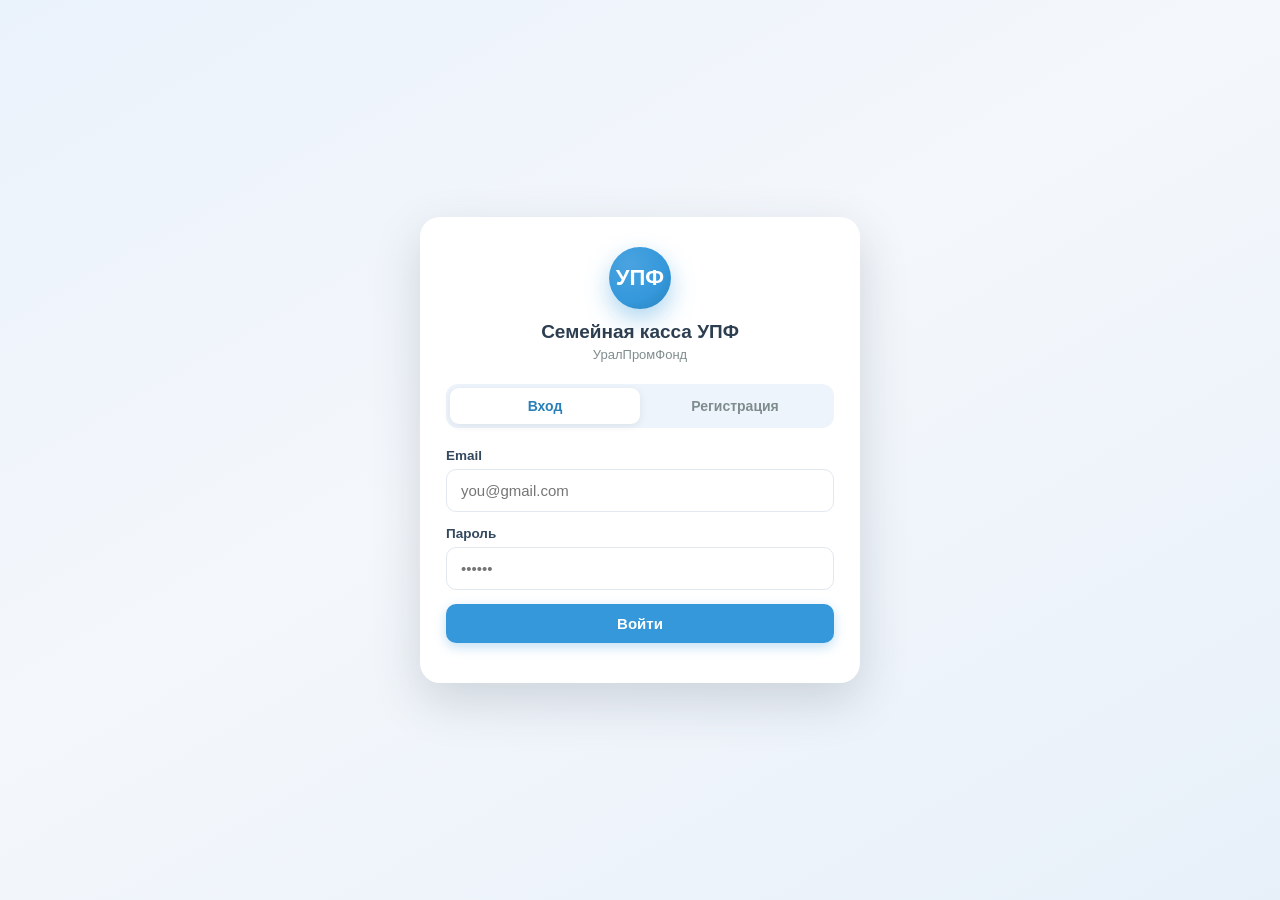
<file: deepseek_html_20261107_9fce93.html>
<!DOCTYPE html>
<html lang="ru">
<head>
<meta charset="UTF-8">
<meta name="viewport" content="width=device-width, initial-scale=1.0">
<title>Семейная касса УПФ (УралПромФонд)</title>
<style>
/* ============================================================
   Семейная касса УПФ — все стили
   ============================================================ */
:root{
  --navy:#2c3e50; --navy-2:#34495e; --accent:#3498db; --accent-2:#2980b9;
  --green:#27ae60; --green-2:#229954; --red:#e74c3c; --red-2:#c0392b;
  --bg:#f4f7fb; --card:#ffffff; --muted:#7f8c8d; --line:#e1e8f0;
  --shadow:0 6px 22px rgba(44,62,80,.10);
  --shadow-lg:0 18px 48px rgba(44,62,80,.18);
  --radius:12px;
}
*{box-sizing:border-box}
html,body{margin:0;padding:0;font-family:'Segoe UI',Roboto,'Helvetica Neue',Arial,sans-serif;background:var(--bg);color:var(--navy);-webkit-font-smoothing:antialiased;min-height:100%}
body{display:flex;flex-direction:column;min-height:100vh}
a{color:var(--accent);text-decoration:none}
a:hover{color:var(--accent-2)}

/* Шапка */
header.topbar{background:linear-gradient(135deg,var(--navy),var(--navy-2));color:#fff;padding:14px 18px;display:flex;align-items:center;gap:14px;position:sticky;top:0;z-index:50;box-shadow:var(--shadow)}
header.topbar h1{font-size:17px;margin:0;font-weight:600;letter-spacing:.2px;flex:1;white-space:nowrap;overflow:hidden;text-overflow:ellipsis}
header.topbar .user-chip{font-size:13px;opacity:.85;display:flex;align-items:center;gap:8px}
header.topbar .user-chip img{width:28px;height:28px;border-radius:50%;object-fit:cover;background:#fff2}

.burger{width:42px;height:42px;border:none;border-radius:10px;background:rgba(255,255,255,.12);color:#fff;cursor:pointer;display:flex;align-items:center;justify-content:center;transition:background .2s,transform .15s;flex-shrink:0}
.burger:hover{background:rgba(255,255,255,.22)}
.burger:active{transform:scale(.93)}
.burger span{display:block;width:20px;height:2px;background:#fff;position:relative;border-radius:2px}
.burger span::before,.burger span::after{content:'';position:absolute;left:0;width:20px;height:2px;background:#fff;border-radius:2px}
.burger span::before{top:-6px}
.burger span::after{top:6px}

/* Меню */
.drawer-overlay{position:fixed;inset:0;background:rgba(44,62,80,.45);opacity:0;pointer-events:none;transition:opacity .3s;z-index:90}
.drawer-overlay.open{opacity:1;pointer-events:auto}
.drawer{position:fixed;top:0;left:0;bottom:0;width:280px;max-width:82vw;background:var(--card);z-index:100;transform:translateX(-105%);transition:transform .32s cubic-bezier(.4,0,.2,1);display:flex;flex-direction:column;box-shadow:var(--shadow-lg);border-radius:0 18px 18px 0}
.drawer.open{transform:translateX(0)}
.drawer-head{padding:22px 22px 10px;border-bottom:1px solid var(--line)}
.drawer-head .brand{font-weight:700;font-size:15px;color:var(--navy);line-height:1.3}
.drawer-head .brand small{display:block;color:var(--muted);font-weight:500;font-size:12px;margin-top:2px}
.drawer nav{padding:12px 10px;flex:1;overflow-y:auto}
.drawer nav a{display:flex;align-items:center;gap:12px;padding:13px 16px;border-radius:10px;color:var(--navy);font-weight:500;font-size:15px;margin-bottom:4px;transition:background .18s,color .18s,transform .12s;cursor:pointer}
.drawer nav a:hover{background:#eef4fb;transform:translateX(3px)}
.drawer nav a.active{background:var(--accent);color:#fff;box-shadow:0 6px 14px rgba(52,152,219,.35)}
.drawer nav a.active:hover{background:var(--accent-2)}
.drawer nav a .ico{width:20px;text-align:center;font-size:17px}
.drawer-foot{padding:12px 10px 20px;border-top:1px solid var(--line)}
.drawer-foot a{display:flex;align-items:center;gap:12px;padding:13px 16px;border-radius:10px;font-weight:500;cursor:pointer;color:var(--red);transition:background .18s}
.drawer-foot a:hover{background:#fdeaea}
.drawer-foot a .ico{width:20px;text-align:center;font-size:17px}

/* Контент */
main.page{flex:1;width:100%;max-width:1100px;margin:0 auto;padding:22px 16px 32px;animation:fadeUp .45s ease both}
@keyframes fadeUp{from{opacity:0;transform:translateY(14px)}to{opacity:1;transform:translateY(0)}}
h2.page-title{font-size:22px;margin:4px 0 18px;color:var(--navy)}
.section-title{font-size:17px;margin:26px 0 12px;color:var(--navy)}

.card{background:var(--card);border-radius:var(--radius);box-shadow:var(--shadow);padding:20px}
.card+.card{margin-top:16px}

.btn{display:inline-flex;align-items:center;justify-content:center;gap:8px;padding:11px 18px;border:none;border-radius:10px;font-size:15px;font-weight:600;cursor:pointer;background:var(--accent);color:#fff;transition:transform .12s,box-shadow .2s,background .2s,opacity .2s;box-shadow:0 4px 12px rgba(52,152,219,.3);font-family:inherit}
.btn:hover{background:var(--accent-2);transform:translateY(-1px);box-shadow:0 8px 18px rgba(52,152,219,.35)}
.btn:active{transform:scale(.96)}
.btn:disabled{opacity:.45;cursor:not-allowed;transform:none;box-shadow:none}
.btn.green{background:var(--green);box-shadow:0 4px 12px rgba(39,174,96,.3)}
.btn.green:hover{background:var(--green-2)}
.btn.red{background:var(--red);box-shadow:0 4px 12px rgba(231,76,60,.3)}
.btn.red:hover{background:var(--red-2)}
.btn.ghost{background:transparent;color:var(--navy);box-shadow:none;border:1.5px solid var(--line)}
.btn.ghost:hover{background:#eef4fb}
.btn.small{padding:8px 13px;font-size:13px}
.btn.block{width:100%}
.btn-row{display:flex;flex-wrap:wrap;gap:10px;margin-top:14px}

.field{margin-bottom:14px}
.field label{display:block;font-size:13.5px;font-weight:600;margin-bottom:6px;color:var(--navy-2)}
.field input,.field select{width:100%;padding:12px 14px;border:1.5px solid var(--line);border-radius:10px;font-size:15px;font-family:inherit;color:var(--navy);background:#fff;transition:border-color .2s,box-shadow .2s;outline:none}
.field input:focus,.field select:focus{border-color:var(--accent);box-shadow:0 0 0 4px rgba(52,152,219,.14)}
.field .hint{font-size:12px;color:var(--muted);margin-top:5px}
.field.error input{border-color:var(--red)}
.field .err-msg{color:var(--red);font-size:12.5px;margin-top:5px;display:none}
.field.error .err-msg{display:block}
.row-2{display:grid;grid-template-columns:1fr 1fr;gap:12px}
@media(max-width:560px){.row-2{grid-template-columns:1fr}}

/* Тосты */
.toast-wrap{position:fixed;top:16px;right:16px;z-index:400;display:flex;flex-direction:column;gap:10px}
.toast{background:var(--navy);color:#fff;padding:13px 18px;border-radius:12px;box-shadow:var(--shadow-lg);font-size:14px;font-weight:500;max-width:320px;animation:toastIn .3s ease both;border-left:4px solid var(--accent)}
.toast.ok{border-left-color:var(--green)}
.toast.err{border-left-color:var(--red)}
.toast.out{animation:toastOut .3s ease both}
@keyframes toastIn{from{opacity:0;transform:translateX(40px)}to{opacity:1;transform:translateX(0)}}
@keyframes toastOut{to{opacity:0;transform:translateX(40px)}}

/* Модальные окна */
.modal-overlay{position:fixed;inset:0;background:rgba(44,62,80,.5);display:flex;align-items:center;justify-content:center;padding:18px;z-index:300;opacity:0;pointer-events:none;transition:opacity .25s}
.modal-overlay.open{opacity:1;pointer-events:auto}
.modal{background:var(--card);border-radius:16px;width:100%;max-width:480px;max-height:90vh;overflow-y:auto;box-shadow:var(--shadow-lg);transform:translateY(24px) scale(.97);transition:transform .3s cubic-bezier(.34,1.56,.64,1);padding:22px}
.modal-overlay.open .modal{transform:translateY(0) scale(1)}
.modal h3{margin:0 0 14px;font-size:19px;color:var(--navy)}
.modal .close-x{float:right;background:#eef4fb;border:none;color:var(--navy);width:34px;height:34px;border-radius:50%;cursor:pointer;font-size:18px;transition:background .2s,transform .12s}
.modal .close-x:hover{background:#dde8f5}
.modal .close-x:active{transform:scale(.9)}

/* Казна */
.treasury-wrap{display:flex;flex-direction:column;align-items:center;gap:26px;margin-bottom:10px}
.treasury{width:230px;height:230px;border-radius:50%;background:radial-gradient(circle at 32% 28%,#4aa3e0,var(--accent) 55%,var(--accent-2));color:#fff;display:flex;flex-direction:column;align-items:center;justify-content:center;box-shadow:0 16px 40px rgba(52,152,219,.4),inset 0 0 40px rgba(255,255,255,.12);position:relative;animation:popIn .55s cubic-bezier(.34,1.56,.64,1) both}
@keyframes popIn{from{transform:scale(.6);opacity:0}to{transform:scale(1);opacity:1}}
.treasury .label{font-size:13px;text-transform:uppercase;letter-spacing:1.5px;opacity:.9}
.treasury .amount{font-size:34px;font-weight:700;margin:6px 0 2px}
.treasury .sub{font-size:12.5px;opacity:.85}

.members-grid{display:grid;grid-template-columns:repeat(auto-fit,minmax(140px,1fr));gap:16px;width:100%;max-width:820px}
.member-circle{background:var(--card);border-radius:20px;padding:18px 12px;text-align:center;box-shadow:var(--shadow);cursor:pointer;transition:transform .18s,box-shadow .2s;border:2px solid transparent;animation:fadeUp .4s ease both}
.member-circle:hover{transform:translateY(-4px);box-shadow:var(--shadow-lg);border-color:#dce8f5}
.member-circle:active{transform:scale(.97)}
.member-circle .ava{width:58px;height:58px;border-radius:50%;margin:0 auto 8px;background:linear-gradient(135deg,#e8f1fa,#d3e5f6);display:flex;align-items:center;justify-content:center;font-weight:700;font-size:20px;color:var(--accent-2);overflow:hidden;border:2px solid #fff;box-shadow:0 3px 10px rgba(0,0,0,.08)}
.member-circle .ava img{width:100%;height:100%;object-fit:cover}
.member-circle .mname{font-size:14px;font-weight:600;margin-bottom:3px}
.member-circle .mcontrib{font-size:13px;color:var(--green);font-weight:600}
.member-circle .mdebt{font-size:12px;color:var(--red);margin-top:2px;font-weight:600}
.member-circle .mdebt.none{color:var(--muted);font-weight:500}

/* Таблицы */
.table-wrap{overflow-x:auto;border-radius:var(--radius)}
table.tbl{width:100%;border-collapse:collapse;font-size:14px;background:#fff}
table.tbl th,table.tbl td{padding:11px 13px;text-align:left;border-bottom:1px solid var(--line);white-space:nowrap}
table.tbl th{background:#f0f5fb;font-weight:600;color:var(--navy-2);font-size:12.5px;text-transform:uppercase;letter-spacing:.4px}
table.tbl tr:last-child td{border-bottom:none}
table.tbl tbody tr:hover{background:#f7fbff}
.amt-in{color:var(--green);font-weight:600}
.amt-out{color:var(--red);font-weight:600}
.empty-note{color:var(--muted);font-size:14px;padding:18px;text-align:center}

.badge{display:inline-block;padding:3px 10px;border-radius:20px;font-size:12px;font-weight:600}
.badge.green{background:#e5f6ec;color:var(--green-2)}
.badge.red{background:#fdeaea;color:var(--red-2)}
.badge.blue{background:#e7f2fb;color:var(--accent-2)}
.badge.gray{background:#eef1f4;color:var(--muted)}

/* Экран входа */
.auth-screen{min-height:100vh;display:flex;align-items:center;justify-content:center;padding:20px;background:linear-gradient(150deg,#eaf2fb 0%,#f4f7fb 45%,#e7f0f9 100%)}
.auth-box{background:var(--card);border-radius:20px;box-shadow:var(--shadow-lg);width:100%;max-width:440px;padding:30px 26px;animation:popIn .5s cubic-bezier(.34,1.56,.64,1) both}
.auth-brand{text-align:center;margin-bottom:22px}
.auth-brand .logo{width:62px;height:62px;border-radius:50%;margin:0 auto 12px;background:radial-gradient(circle at 32% 28%,#4aa3e0,var(--accent) 60%,var(--accent-2));display:flex;align-items:center;justify-content:center;color:#fff;font-weight:800;font-size:22px;box-shadow:0 10px 24px rgba(52,152,219,.4)}
.auth-brand h1{font-size:19px;margin:0 0 4px;color:var(--navy)}
.auth-brand p{font-size:13px;color:var(--muted);margin:0}
.auth-tabs{display:flex;background:#eef4fb;border-radius:12px;padding:4px;margin-bottom:20px}
.auth-tabs button{flex:1;border:none;background:transparent;padding:10px;border-radius:9px;font-size:14px;font-weight:600;color:var(--muted);cursor:pointer;transition:background .2s,color .2s;font-family:inherit}
.auth-tabs button.active{background:#fff;color:var(--accent-2);box-shadow:0 2px 8px rgba(0,0,0,.08)}

.pin-user{text-align:center;margin-bottom:18px}
.pin-user .ava{width:78px;height:78px;border-radius:50%;margin:0 auto 10px;background:linear-gradient(135deg,#e8f1fa,#cfe3f6);display:flex;align-items:center;justify-content:center;font-weight:700;font-size:26px;color:var(--accent-2);overflow:hidden;border:3px solid #fff;box-shadow:0 8px 22px rgba(52,152,219,.25);animation:popIn .5s cubic-bezier(.34,1.56,.64,1) both}
.pin-user .ava img{width:100%;height:100%;object-fit:cover}
.pin-user .uname{font-size:17px;font-weight:700;color:var(--navy)}
.pin-user .uhint{font-size:12.5px;color:var(--muted);margin-top:2px}

.pin-dots{display:flex;justify-content:center;gap:16px;margin:18px 0 22px}
.pin-dots .dot{width:16px;height:16px;border-radius:50%;border:2px solid var(--accent);background:transparent;transition:background .18s,transform .18s}
.pin-dots .dot.filled{background:var(--accent);transform:scale(1.12)}
.pin-dots.shake{animation:shake .4s}
@keyframes shake{0%,100%{transform:translateX(0)}20%{transform:translateX(-9px)}40%{transform:translateX(9px)}60%{transform:translateX(-6px)}80%{transform:translateX(6px)}}

.pin-pad{display:grid;grid-template-columns:repeat(3,1fr);gap:12px;max-width:300px;margin:0 auto}
.pin-pad button{height:62px;border:none;border-radius:16px;background:#f0f5fb;color:var(--navy);font-size:24px;font-weight:600;cursor:pointer;font-family:inherit;transition:background .15s,transform .1s,box-shadow .15s;box-shadow:0 2px 6px rgba(44,62,80,.07)}
.pin-pad button:hover{background:#e3eefa}
.pin-pad button:active{transform:scale(.93);background:#d5e6f7}
.pin-pad button.fn{font-size:16px;font-weight:600;color:var(--accent-2);background:#e7f2fb}
.pin-pad button.fn:hover{background:#d9ebfa}
.pin-pad button.fn.del{color:var(--red);background:#fdeaea}
.pin-pad button.fn.del:hover{background:#fbdcdc}

.pin-locked{text-align:center;padding:22px 12px;background:#fdeaea;border-radius:14px;color:var(--red-2);font-weight:600;font-size:14px;margin-bottom:14px}
.link-btn{background:none;border:none;color:var(--accent);cursor:pointer;font-size:14px;font-weight:600;font-family:inherit;padding:6px;transition:color .15s}
.link-btn:hover{color:var(--accent-2);text-decoration:underline}
.center{text-align:center}
.mt-10{margin-top:10px}.mt-16{margin-top:16px}.mt-24{margin-top:24px}.mb-10{margin-bottom:10px}
.text-muted{color:var(--muted);font-size:13px}

/* Аккаунт */
.avatar-edit{display:flex;align-items:center;gap:18px;flex-wrap:wrap}
.avatar-preview{width:90px;height:90px;border-radius:50%;background:linear-gradient(135deg,#e8f1fa,#cfe3f6);display:flex;align-items:center;justify-content:center;overflow:hidden;border:3px solid #fff;box-shadow:var(--shadow);font-size:30px;font-weight:700;color:var(--accent-2);flex-shrink:0}
.avatar-preview img{width:100%;height:100%;object-fit:cover}

/* Карта */
.bank-card{width:100%;max-width:440px;aspect-ratio:1.586/1;border-radius:18px;background:linear-gradient(135deg,var(--navy) 0%,var(--navy-2) 55%,#3d566e 100%);color:#fff;padding:20px;display:flex;gap:16px;box-shadow:var(--shadow-lg);position:relative;overflow:hidden;animation:popIn .5s cubic-bezier(.34,1.56,.64,1) both}
.bank-card::before{content:'';position:absolute;top:-60%;right:-20%;width:70%;height:160%;background:radial-gradient(circle,rgba(52,152,219,.35),transparent 65%);pointer-events:none}
.bank-card .qr-side{width:38%;background:#fff;border-radius:12px;padding:8px;display:flex;align-items:center;justify-content:center;align-self:center}
.bank-card .qr-side img,.bank-card .qr-side canvas{width:100%;height:auto;border-radius:4px;image-rendering:pixelated}
.bank-card .data-side{flex:1;display:flex;flex-direction:column;justify-content:center;min-width:0;z-index:1}
.bank-card .card-title{font-size:10px;letter-spacing:1.6px;text-transform:uppercase;opacity:.8}
.bank-card .card-org{font-size:13px;font-weight:700;margin:2px 0 10px}
.bank-card .card-fio{font-size:14px;font-weight:600;line-height:1.25;margin-bottom:10px;word-break:break-word}
.bank-card .card-num{font-family:'Courier New',monospace;font-size:15px;letter-spacing:2px;font-weight:700;margin-bottom:4px}
.bank-card .card-cvv{font-size:12px;opacity:.9}
.bank-card .card-cvv b{letter-spacing:2px}
.bank-card.blocked{filter:grayscale(.7) brightness(.9)}
.bank-card.blocked::after{content:'ЗАБЛОКИРОВАНА';position:absolute;inset:0;display:flex;align-items:center;justify-content:center;background:rgba(44,62,80,.35);font-size:20px;font-weight:800;letter-spacing:2px;color:#fff;text-shadow:0 2px 8px rgba(0,0,0,.4)}
@media(max-width:480px){
  .bank-card{padding:14px;gap:10px}
  .bank-card .card-num{font-size:13px;letter-spacing:1px}
  .bank-card .card-fio{font-size:12px}
}

/* Подвал */
footer.disclaimer{text-align:center;padding:18px 16px 26px;font-size:12px;color:var(--muted);border-top:1px solid var(--line);background:#fbfdff;margin-top:auto}

@media(max-width:640px){
  header.topbar h1{font-size:14px}
  main.page{padding:16px 12px 26px}
  .treasury{width:190px;height:190px}
  .treasury .amount{font-size:27px}
  .members-grid{grid-template-columns:repeat(auto-fit,minmax(120px,1fr));gap:12px}
  .auth-box{padding:24px 18px}
  h2.page-title{font-size:19px}
}
::-webkit-scrollbar{width:10px;height:10px}
::-webkit-scrollbar-track{background:transparent}
::-webkit-scrollbar-thumb{background:#c8d6e5;border-radius:6px}
::-webkit-scrollbar-thumb:hover{background:#a9bfd4}
</style>
</head>
<body>

<!-- Область, куда роутер рендерит экраны -->
<div id="app"></div>

<!-- Тосты -->
<div class="toast-wrap" id="toastWrap"></div>

<script>
/* ============================================================
   Семейная касса УПФ — всё приложение в одном файле
   Хранилище: localStorage (данные) + sessionStorage (сессия)
   ============================================================ */
'use strict';

/* ---------- Константы ---------- */
const LS = {
  users:'upf_users', operations:'upf_operations', loans:'upf_loans',
  cards:'upf_cards', requests:'upf_requests', config:'upf_config',
  remembered:'upf_remembered'
};
const SS = { session:'upf_session', pinFail:'upf_pin_fail', emailCode:'upf_email_code' };
const IDLE_LIMIT_MS = 5*60*1000;
const LOAN_PERCENT = 10;
const LOAN_TERM_DAYS = 30;

/* ---------- Хранилище ---------- */
const lsGet=(k,d)=>{try{const r=localStorage.getItem(k);return r?JSON.parse(r):d}catch(e){return d}};
const lsSet=(k,v)=>localStorage.setItem(k,JSON.stringify(v));
const ssGet=(k,d)=>{try{const r=sessionStorage.getItem(k);return r?JSON.parse(r):d}catch(e){return d}};
const ssSet=(k,v)=>sessionStorage.setItem(k,JSON.stringify(v));
const ssDel=k=>sessionStorage.removeItem(k);

/* ---------- Утилиты ---------- */
const uid=()=>Date.now().toString(36)+Math.random().toString(36).slice(2,8);
const nowISO=()=>new Date().toISOString();
const fmtMoney=n=>{const x=Number(n)||0;return x.toLocaleString('ru-RU',{minimumFractionDigits:0,maximumFractionDigits:2})+' ₽'};
const fmtDate=iso=>{const d=new Date(iso);return isNaN(d)?'—':d.toLocaleDateString('ru-RU',{day:'2-digit',month:'2-digit',year:'numeric'})};
const fmtDateTime=iso=>{const d=new Date(iso);return isNaN(d)?'—':d.toLocaleString('ru-RU',{day:'2-digit',month:'2-digit',year:'numeric',hour:'2-digit',minute:'2-digit'})};
const esc=s=>String(s==null?'':s).replace(/&/g,'&amp;').replace(/</g,'&lt;').replace(/>/g,'&gt;').replace(/"/g,'&quot;').replace(/'/g,'&#39;');
const initials=fio=>String(fio||'').trim().split(/\s+/).slice(0,2).map(w=>w.charAt(0).toUpperCase()).join('')||'?';
const randomDigits=len=>{let s='';for(let i=0;i<len;i++)s+=Math.floor(Math.random()*10);return s};
const isEmailGmail=e=>/^[a-zA-Z0-9._%+-]+@gmail\.com$/.test(String(e||'').trim());
const isPin5=p=>/^\d{5}$/.test(String(p||''));

/* ---------- SHA-256 (чистый JS, синхронно) ----------
   Работает в любом браузере и через file://.
   Для продакшена нужен bcrypt/argon2 на сервере. */
const SHA256 = (function(){
  const K = new Uint32Array([
    0x428a2f98,0x71374491,0xb5c0fbcf,0xe9b5dba5,0x3956c25b,0x59f111f1,0x923f82a4,0xab1c5ed5,
    0xd807aa98,0x12835b01,0x243185be,0x550c7dc3,0x72be5d74,0x80deb1fe,0x9bdc06a7,0xc19bf174,
    0xe49b69c1,0xefbe4786,0x0fc19dc6,0x240ca1cc,0x2de92c6f,0x4a7484aa,0x5cb0a9dc,0x76f988da,
    0x983e5152,0xa831c66d,0xb00327c8,0xbf597fc7,0xc6e00bf3,0xd5a79147,0x06ca6351,0x14292967,
    0x27b70a85,0x2e1b2138,0x4d2c6dfc,0x53380d13,0x650a7354,0x766a0abb,0x81c2c92e,0x92722c85,
    0xa2bfe8a1,0xa81a664b,0xc24b8b70,0xc76c51a3,0xd192e819,0xd6990624,0xf40e3585,0x106aa070,
    0x19a4c116,0x1e376c08,0x2748774c,0x34b0bcb5,0x391c0cb3,0x4ed8aa4a,0x5b9cca4f,0x682e6ff3,
    0x748f82ee,0x78a5636f,0x84c87814,0x8cc70208,0x90befffa,0xa4506ceb,0xbef9a3f7,0xc67178f2
  ]);
  function rotr(x,n){return (x>>>n)|(x<<(32-n))}
  function utf8Bytes(str){
    const out=[];
    for(let i=0;i<str.length;i++){
      let c=str.charCodeAt(i);
      if(c<0x80)out.push(c);
      else if(c<0x800){out.push(0xC0|(c>>6),0x80|(c&0x3F))}
      else if(c<0xD800||c>=0xE000){out.push(0xE0|(c>>12),0x80|((c>>6)&0x3F),0x80|(c&0x3F))}
      else{i++;c=0x10000+(((c&0x3FF)<<10)|(str.charCodeAt(i)&0x3FF));out.push(0xF0|(c>>18),0x80|((c>>12)&0x3F),0x80|((c>>6)&0x3F),0x80|(c&0x3F))}
    }
    return out;
  }
  return function(msg){
    const bytes=utf8Bytes(msg);
    const bitLen=bytes.length*8;
    bytes.push(0x80);
    while(bytes.length%64!==56)bytes.push(0);
    const lenHi=Math.floor(bitLen/0x100000000);
    const lenLo=bitLen>>>0;
    bytes.push((lenHi>>>24)&0xFF,(lenHi>>>16)&0xFF,(lenHi>>>8)&0xFF,lenHi&0xFF);
    bytes.push((lenLo>>>24)&0xFF,(lenLo>>>16)&0xFF,(lenLo>>>8)&0xFF,lenLo&0xFF);
    let h0=0x6a09e667,h1=0xbb67ae85,h2=0x3c6ef372,h3=0xa54ff53a,h4=0x510e527f,h5=0x9b05688c,h6=0x1f83d9ab,h7=0x5be0cd19;
    const w=new Uint32Array(64);
    for(let off=0;off<bytes.length;off+=64){
      for(let i=0;i<16;i++){
        w[i]=(bytes[off+i*4]<<24)|(bytes[off+i*4+1]<<16)|(bytes[off+i*4+2]<<8)|bytes[off+i*4+3];
      }
      for(let i=16;i<64;i++){
        const s0=rotr(w[i-15],7)^rotr(w[i-15],18)^(w[i-15]>>>3);
        const s1=rotr(w[i-2],17)^rotr(w[i-2],19)^(w[i-2]>>>10);
        w[i]=(w[i-16]+s0+w[i-7]+s1)>>>0;
      }
      let a=h0,b=h1,c=h2,d=h3,e=h4,f=h5,g=h6,h=h7;
      for(let i=0;i<64;i++){
        const S1=rotr(e,6)^rotr(e,11)^rotr(e,25);
        const ch=(e&f)^(~e&g);
        const t1=(h+S1+ch+K[i]+w[i])>>>0;
        const S0=rotr(a,2)^rotr(a,13)^rotr(a,22);
        const maj=(a&b)^(a&c)^(b&c);
        const t2=(S0+maj)>>>0;
        h=g;g=f;f=e;e=(d+t1)>>>0;d=c;c=b;b=a;a=(t1+t2)>>>0;
      }
      h0=(h0+a)>>>0;h1=(h1+b)>>>0;h2=(h2+c)>>>0;h3=(h3+d)>>>0;
      h4=(h4+e)>>>0;h5=(h5+f)>>>0;h6=(h6+g)>>>0;h7=(h7+h)>>>0;
    }
    const out=[h0,h1,h2,h3,h4,h5,h6,h7];
    return out.map(x=>x.toString(16).padStart(8,'0')).join('');
  };
})();

/* ---------- Хеши паролей / PIN ---------- */
function makeHash(secret){
  const salt=uid()+uid();
  return {salt, hash:SHA256(salt+'::'+secret)};
}
function verifyHash(secret, salt, hash){
  return SHA256(salt+'::'+secret)===hash;
}

/* ---------- Пользователи ---------- */
const getUsers=()=>lsGet(LS.users,[]);
const saveUsers=u=>lsSet(LS.users,u);
const getUserById=id=>getUsers().find(u=>u.id===id)||null;
const getUserByEmail=e=>{const x=String(e||'').trim().toLowerCase();return getUsers().find(u=>u.email.toLowerCase()===x)||null};
const isApproved=u=>u&&(u.role==='admin'||u.status==='active');

/* ---------- Операции ---------- */
const getOps=()=>lsGet(LS.operations,[]);
const saveOps=o=>lsSet(LS.operations,o);
function addOp(op){const ops=getOps();ops.push({id:uid(),ts:nowISO(),...op});saveOps(ops)}

/* ---------- Займы ---------- */
const getLoans=()=>lsGet(LS.loans,[]);
const saveLoans=l=>lsSet(LS.loans,l);
const getActiveLoan=uid_=>getLoans().find(l=>l.userId===uid_&&l.status==='active')||null;

/* ---------- Карты ---------- */
const getCards=()=>lsGet(LS.cards,[]);
const saveCards=c=>lsSet(LS.cards,c);
const getUserCard=uid_=>getCards().find(c=>c.userId===uid_)||null;

/* ---------- Заявки ---------- */
const getRequests=()=>lsGet(LS.requests,[]);
const saveRequests=r=>lsSet(LS.requests,r);
function addRequest(req){const r=getRequests();r.push({id:uid(),ts:nowISO(),status:'pending',...req});saveRequests(r)}

/* ---------- Балансы ---------- */
function getTreasuryBalance(){
  let bal=0;
  for(const op of getOps()){
    if(op.type==='contribute')bal+=op.amount;
    else if(op.type==='loan_out')bal-=op.amount;
    else if(op.type==='loan_return')bal+=op.amount;
    else if(op.type==='personal_to_treasury')bal+=op.amount;
  }
  return Math.max(0,bal);
}
function getUserContributed(userId){
  let s=0;
  for(const op of getOps().filter(o=>o.userId===userId)){
    if(op.type==='contribute'||op.type==='personal_to_treasury')s+=op.amount;
  }
  return s;
}
function getPersonalBalance(userId){
  let b=0;
  for(const op of getOps().filter(o=>o.userId===userId)){
    if(op.type==='personal_deposit')b+=op.amount;
    else if(op.type==='personal_withdraw')b-=op.amount;
    else if(op.type==='personal_to_treasury')b-=op.amount;
  }
  return Math.max(0,b);
}

/* ---------- Сессия ---------- */
const getSession=()=>{
  const s=ssGet(SS.session,null);
  if(!s||!s.userId)return null;
  const u=getUserById(s.userId);
  if(!u||!isApproved(u))return null;
  return {...s,user:u};
};
function setSession(userId){
  ssSet(SS.session,{userId,loginAt:nowISO()});
  lsSet(LS.remembered,{userId});
}
function clearSession(){ssDel(SS.session)}

/* ---------- Уведомления ---------- */
function toast(msg,type){
  const w=document.getElementById('toastWrap');
  const t=document.createElement('div');
  t.className='toast '+(type||'');
  t.textContent=msg;
  w.appendChild(t);
  setTimeout(()=>{t.classList.add('out');setTimeout(()=>t.remove(),320)},3200);
}

/* ---------- Таймер бездействия ---------- */
let _idle=null;
function resetIdle(){
  if(_idle)clearTimeout(_idle);
  _idle=setTimeout(()=>{
    if(getSession()){
      clearSession();
      location.hash='#/login?reason=idle';
    }
  },IDLE_LIMIT_MS);
}
function startIdle(){
  if(!getSession())return;
  resetIdle();
  ['mousemove','mousedown','keydown','scroll','touchstart','click'].forEach(ev=>{
    document.addEventListener(ev,resetIdle,{passive:true});
  });
}

/* ---------- QR-код (мини-реализация, без CDN) ----------
   Внимание: чтобы файл был автономным, реализован упрощённый
   генератор QR версии 3 (29x29) в байтовом режиме.
   Данные короткие (номер+код+ФИО урезаны), поэтому хватает. */
function makeQR(text){
  // Простейшая реализация QR Code версии 3-M в байтовом режиме.
  // Для очень длинных данных вернёт null.
  const data=[]; // байты UTF-8
  for(let i=0;i<text.length;i++){
    let c=text.charCodeAt(i);
    if(c<0x80)data.push(c);
    else if(c<0x800){data.push(0xC0|(c>>6),0x80|(c&0x3F))}
    else{data.push(0xE0|(c>>12),0x80|((c>>6)&0x3F),0x80|(c&0x3F))}
  }
  // Версия 3-M: 29x29, вмещает до 44 байт в байтовом режиме.
  if(data.length>44)return null;
  const size=29;
  const mods=Array.from({length:size},()=>Array(size).fill(false));
  const reserved=Array.from({length:size},()=>Array(size).fill(false));

  function placeFinder(r,c){
    for(let i=-1;i<=7;i++)for(let j=-1;j<=7;j++){
      const rr=r+i,cc=c+j;
      if(rr<0||rr>=size||cc<0||cc>=size)continue;
      reserved[rr][cc]=true;
      if((i>=0&&i<=6&&(j===0||j===6))||(j>=0&&j<=6&&(i===0||i===6))||(i>=2&&i<=4&&j>=2&&j<=4))mods[rr][cc]=true;
    }
  }
  placeFinder(0,0);placeFinder(0,size-7);placeFinder(size-7,0);

  // Тайминг-паттерны
  for(let i=8;i<size-8;i++){
    mods[6][i]=i%2===0;reserved[6][i]=true;
    mods[i][6]=i%2===0;reserved[i][6]=true;
  }
  // Тёмный модуль
  mods[size-8][8]=true;reserved[size-8][8]=true;

  // Форматная информация (упрощённо, для маски 0 и уровня M)
  // Реальные значения битов формата для M/mask0: 101010000010010
  const fmt='101010000010010';
  // размещение format info вокруг finder'ов (стандартные позиции)
  const fmtPos1=[[8,0],[8,1],[8,2],[8,3],[8,4],[8,5],[8,7],[8,8],[7,8],[5,8],[4,8],[3,8],[2,8],[1,8],[0,8]];
  const fmtPos2=[[size-1,8],[size-2,8],[size-3,8],[size-4,8],[size-5,8],[size-6,8],[size-7,8],[8,size-8],[8,size-7],[8,size-6],[8,size-5],[8,size-4],[8,size-3],[8,size-2],[8,size-1]];
  const fmtBits=fmt.split('').map(Number);
  for(let i=0;i<15;i++){
    const p1=fmtPos1[i],p2=fmtPos2[i];
    mods[p1[0]][p1[1]]=fmtBits[i]===1;
    mods[p2[0]][p2[1]]=fmtBits[i]===1;
  }
  reserved[8][size-8]=true;
  mods[8][size-8]=true;

  // Данные: mode(4) + длина(8) + данные + terminator
  const bits=[];
  const pushBits=(val,len)=>{for(let i=len-1;i>=0;i--)bits.push((val>>i)&1)};
  pushBits(4,4); // byte mode
  pushBits(data.length,8);
  for(const b of data)pushBits(b,8);
  // terminator
  const cap=44*8;
  while(bits.length<cap && bits.length<cap)bits.push(0);
  while(bits.length%8!==0)bits.push(0);
  // Паддинг
  const padBytes=[0xEC,0x11];
  let pi=0;
  while(bits.length<cap){
    pushBits(padBytes[pi%2],8);pi++;
  }

  // Размещение данных (зигзаг)
  let bitIdx=0;
  let col=size-1;
  let up=true;
  while(col>0){
    if(col===6)col--;
    for(let k=0;k<size;k++){
      const row=up?(size-1-k):k;
      for(let dc=0;dc<2;dc++){
        const c=col-dc;
        if(reserved[row][c])continue;
        if(bitIdx<bits.length){
          mods[row][c]=bits[bitIdx]===1;
          bitIdx++;
        }
      }
    }
    up=!up;
    col-=2;
  }

  // Маска 0: (row+col)%2==0 -> инвертировать
  for(let r=0;r<size;r++)for(let c=0;c<size;c++){
    if(reserved[r][c])continue;
    if((r+c)%2===0)mods[r][c]=!mods[r][c];
  }

  return mods;
}
function drawQR(container, text){
  container.innerHTML='';
  const mods=makeQR(text);
  if(!mods){
    container.innerHTML='<div style="font-size:11px;color:#7f8c8d;padding:6px;text-align:center">QR</div>';
    return;
  }
  const size=mods.length;
  const scale=4;
  const pad=2;
  const px=size*scale+pad*2;
  const canvas=document.createElement('canvas');
  canvas.width=px;canvas.height=px;
  const ctx=canvas.getContext('2d');
  ctx.fillStyle='#fff';ctx.fillRect(0,0,px,px);
  ctx.fillStyle='#2c3e50';
  for(let r=0;r<size;r++)for(let c=0;c<size;c++){
    if(mods[r][c])ctx.fillRect(pad+c*scale,pad+r*scale,scale,scale);
  }
  canvas.style.width='100%';
  canvas.style.height='auto';
  canvas.style.imageRendering='pixelated';
  container.appendChild(canvas);
}

/* ---------- Генерация номера/кода карты ---------- */
const genCardNumber=()=>String(1+Math.floor(Math.random()*9))+randomDigits(9);
const genCardCode=()=>randomDigits(3);

/* ---------- Обрезка аватара под круг ---------- */
function cropAvatar(file,size,cb){
  const r=new FileReader();
  r.onload=e=>{
    const img=new Image();
    img.onload=()=>{
      const cv=document.createElement('canvas');
      cv.width=size;cv.height=size;
      const ctx=cv.getContext('2d');
      const side=Math.min(img.width,img.height);
      const sx=(img.width-side)/2,sy=(img.height-side)/2;
      ctx.beginPath();ctx.arc(size/2,size/2,size/2,0,Math.PI*2);ctx.closePath();ctx.clip();
      ctx.drawImage(img,sx,sy,side,side,0,0,size,size);
      cb(cv.toDataURL('image/jpeg',0.85));
    };
    img.src=e.target.result;
  };
  r.readAsDataURL(file);
}

/* ---------- Модальные окна (утилиты) ---------- */
function openModal(id){const el=document.getElementById(id);if(!el)return;el.classList.add('open');document.body.style.overflow='hidden'}
function closeModal(id){const el=document.getElementById(id);if(!el)return;el.classList.remove('open');document.body.style.overflow=''}
function closeAllModals(){
  document.querySelectorAll('.modal-overlay.open').forEach(m=>m.classList.remove('open'));
  document.body.style.overflow='';
}
document.addEventListener('click',e=>{
  if(e.target.classList&&e.target.classList.contains('modal-overlay'))closeAllModals();
});
document.addEventListener('keydown',e=>{if(e.key==='Escape')closeAllModals()});

/* ============================================================
   Роутер
   ============================================================ */
const routes = {
  'login': renderLogin,
  'index': renderIndex,
  'personal': renderPersonal,
  'card': renderCard,
  'account': renderAccount
};

function parseHash(){
  const h=location.hash.replace(/^#\/?/,'');
  const [path,qs]=h.split('?');
  const params=new URLSearchParams(qs||'');
  return {path:path||(getSession()?'index':'login'), params};
}

function navigate(path,params){
  let h='#/'+path;
  if(params){
    const q=new URLSearchParams(params).toString();
    if(q)h+='?'+q;
  }
  if(location.hash===h){route()}
  else location.hash=h;
}

function route(){
  const {path,params}=parseHash();
  const sess=getSession();
  // Защита: если сессии нет, кроме login — на login
  if(!sess && path!=='login'){location.replace('#/login');return}
  // Если сессия есть, а открыт login — на index
  if(sess && path==='login'){location.replace('#/index');return}
  const fn=routes[path]||renderIndex;
  closeAllModals();
  window.scrollTo(0,0);
  fn(params);
}

window.addEventListener('hashchange',route);

/* ============================================================
   Общий каркас страниц с меню
   ============================================================ */
function shell(activePage, bodyHTML){
  const sess=getSession();
  const me=sess?sess.user:null;
  const chip=me?(me.avatar?`<img src="${me.avatar}" alt=""> <span>${esc(me.lastname||me.fio)}</span>`:`<span>${esc(me.lastname||me.fio)}</span>`):'';
  return `
  <header class="topbar">
    <button class="burger" id="burgerBtn" aria-label="Меню"><span></span></button>
    <h1>Семейная касса УПФ (УралПромФонд)</h1>
    <div class="user-chip">${chip}</div>
  </header>
  <div class="drawer-overlay" id="drawerOverlay"></div>
  <aside class="drawer" id="drawer">
    <div class="drawer-head"><div class="brand">Семейная касса УПФ<small>УралПромФонд</small></div></div>
    <nav>
      <a data-page="index" data-nav="index"><span class="ico">🏠</span> Главная</a>
      <a data-page="personal" data-nav="personal"><span class="ico">👤</span> Личный счёт</a>
      <a data-page="card" data-nav="card"><span class="ico">💳</span> Карта</a>
      <a data-page="account" data-nav="account"><span class="ico">⚙️</span> Аккаунт</a>
    </nav>
    <div class="drawer-foot">
      <a data-logout><span class="ico">🚪</span> Выйти</a>
    </div>
  </aside>
  <main class="page">${bodyHTML}</main>
  <footer class="disclaimer">Это учётная система для семьи. Не является банком и не оказывает банковские услуги.</footer>
  `;
}

function bindShell(activePage){
  const burger=document.getElementById('burgerBtn');
  const drawer=document.getElementById('drawer');
  const overlay=document.getElementById('drawerOverlay');
  if(!burger||!drawer||!overlay)return;
  const open=()=>{drawer.classList.add('open');overlay.classList.add('open')};
  const close=()=>{drawer.classList.remove('open');overlay.classList.remove('open')};
  burger.addEventListener('click',open);
  overlay.addEventListener('click',close);
  drawer.querySelectorAll('[data-nav]').forEach(a=>{
    if(a.dataset.nav===activePage)a.classList.add('active');
    a.addEventListener('click',e=>{
      e.preventDefault();
      close();
      navigate(a.dataset.nav);
    });
  });
  const lo=drawer.querySelector('[data-logout]');
  if(lo)lo.addEventListener('click',e=>{
    e.preventDefault();
    clearSession();
    navigate('login',{reason:'logout'});
  });
}

/* ============================================================
   ЭКРАН ВХОДА / РЕГИСТРАЦИИ / PIN
   ============================================================ */
function renderLogin(params){
  const remembered=lsGet(LS.remembered,null);
  let rememberedUser=null;
  if(remembered&&remembered.userId)rememberedUser=getUserById(remembered.userId);

  const reason=params.get('reason');

  // Автостарт: если есть запомненный пользователь — PIN-экран
  const showPin=!!rememberedUser;

  document.getElementById('app').innerHTML=`
  <div class="auth-screen">
    <div class="auth-box">
      <div class="auth-brand">
        <div class="logo">УПФ</div>
        <h1>Семейная касса УПФ</h1>
        <p>УралПромФонд</p>
      </div>

      <div id="pinScreen" style="display:${showPin?'block':'none'}">
        <div class="pin-user">
          <div class="ava" id="pinAva"></div>
          <div class="uname" id="pinName"></div>
          <div class="uhint">Введите PIN-код для быстрого входа</div>
        </div>
        <div class="pin-dots" id="pinDots">
          <span class="dot"></span><span class="dot"></span><span class="dot"></span>
          <span class="dot"></span><span class="dot"></span>
        </div>
        <div id="pinLocked" class="pin-locked" style="display:none">
          Быстрый вход временно заблокирован.<br>Выполните полный вход по email и паролю.
        </div>
        <div class="pin-pad" id="pinPad">
          <button data-k="1">1</button><button data-k="2">2</button><button data-k="3">3</button>
          <button data-k="4">4</button><button data-k="5">5</button><button data-k="6">6</button>
          <button data-k="7">7</button><button data-k="8">8</button><button data-k="9">9</button>
          <button class="fn" data-k="switch">Другой</button>
          <button data-k="0">0</button>
          <button class="fn del" data-k="del">⌫</button>
        </div>
        <div class="center mt-16"><button class="link-btn" id="toFullFromPin">Войти по email и паролю</button></div>
      </div>

      <div id="fullScreen" style="display:${showPin?'none':'block'}">
        <div class="auth-tabs" id="authTabs">
          <button data-tab="login" class="active">Вход</button>
          <button data-tab="register">Регистрация</button>
        </div>

        <form id="loginForm" novalidate>
          ${reason==='idle'?'<div class="badge red" style="display:block;margin-bottom:12px;padding:10px 14px;border-radius:10px">Сессия завершена из-за бездействия.</div>':''}
          ${reason==='logout'?'<div class="badge green" style="display:block;margin-bottom:12px;padding:10px 14px;border-radius:10px">Вы вышли из системы.</div>':''}
          <div class="field" id="f-login-email">
            <label>Email</label>
            <input type="email" id="loginEmail" placeholder="you@gmail.com" autocomplete="email">
            <div class="err-msg"></div>
          </div>
          <div class="field" id="f-login-pass">
            <label>Пароль</label>
            <input type="password" id="loginPass" placeholder="••••••" autocomplete="current-password">
            <div class="err-msg"></div>
          </div>
          <div id="loginMsg"></div>
          <button class="btn block" type="submit">Войти</button>
          <div class="center mt-10">
            <button class="link-btn" type="button" id="toPinFromFull" style="display:${rememberedUser?'inline-block':'none'}">Быстрый вход по PIN</button>
          </div>
        </form>

        <form id="regForm" style="display:none" novalidate>
          <div class="row-2">
            <div class="field" id="f-reg-lastname"><label>Фамилия</label><input type="text" id="regLastname" placeholder="Иванов"><div class="err-msg"></div></div>
            <div class="field" id="f-reg-name"><label>Имя</label><input type="text" id="regName" placeholder="Иван"><div class="err-msg"></div></div>
          </div>
          <div class="field" id="f-reg-patronymic"><label>Отчество</label><input type="text" id="regPatronymic" placeholder="Иванович"><div class="err-msg"></div></div>
          <div class="field" id="f-reg-email"><label>Email (только @gmail.com)</label><input type="email" id="regEmail" placeholder="you@gmail.com"><div class="err-msg"></div></div>
          <div class="row-2">
            <div class="field" id="f-reg-pass"><label>Пароль (мин. 6)</label><input type="password" id="regPass" placeholder="••••••"><div class="err-msg"></div></div>
            <div class="field" id="f-reg-pass2"><label>Повтор пароля</label><input type="password" id="regPass2" placeholder="••••••"><div class="err-msg"></div></div>
          </div>
          <div class="field" id="f-reg-pin">
            <label>PIN-код быстрого входа (5 цифр)</label>
            <input type="password" id="regPin" inputmode="numeric" maxlength="5" placeholder="•••••">
            <div class="hint">По этому PIN вы сможете входить без пароля на этом устройстве.</div>
            <div class="err-msg"></div>
          </div>
          <div id="regMsg"></div>
          <button class="btn green block" type="submit">Зарегистрироваться</button>
        </form>
      </div>
    </div>
  </div>
  <div id="toastWrap" class="toast-wrap"></div>
  `;

  const pinScreen=document.getElementById('pinScreen');
  const fullScreen=document.getElementById('fullScreen');
  let pinAttempts=ssGet(SS.pinFail,0)||0;
  let pinBuf='';

  function showPinUI(){
    pinScreen.style.display='block';
    fullScreen.style.display='none';
    if(rememberedUser){
      const ava=document.getElementById('pinAva');
      if(rememberedUser.avatar)ava.innerHTML=`<img src="${rememberedUser.avatar}" alt="">`;
      else ava.textContent=initials(rememberedUser.fio);
      document.getElementById('pinName').textContent=rememberedUser.fio;
    }
    updateDots();
    updateLock();
  }
  function showFullUI(){
    pinScreen.style.display='none';
    fullScreen.style.display='block';
    const toPin=document.getElementById('toPinFromFull');
    if(toPin)toPin.style.display=rememberedUser?'inline-block':'none';
  }
  function updateDots(){
    document.querySelectorAll('#pinDots .dot').forEach((d,i)=>d.classList.toggle('filled',i<pinBuf.length));
  }
  function updateLock(){
    const locked=pinAttempts>=3;
    document.getElementById('pinLocked').style.display=locked?'block':'none';
    document.getElementById('pinPad').style.display=locked?'none':'grid';
  }
  function shakeDots(){
    const d=document.getElementById('pinDots');
    d.classList.add('shake');
    setTimeout(()=>d.classList.remove('shake'),450);
  }
  function setFieldError(fId,msg){
    const f=document.getElementById(fId);
    if(f){f.classList.add('error');const m=f.querySelector('.err-msg');if(m)m.textContent=msg}
  }
  function clearErrors(){document.querySelectorAll('.field.error').forEach(f=>f.classList.remove('error'))}
  function showMsg(elId,text,type){
    const el=document.getElementById(elId);
    if(!el)return;
    el.innerHTML=text?`<div class="badge ${type==='err'?'red':'green'}" style="display:block;margin-bottom:12px;padding:10px 14px;border-radius:10px">${esc(text)}</div>`:'';
  }

  if(showPin)showPinUI();

  document.getElementById('pinPad').addEventListener('click',e=>{
    const b=e.target.closest('button');
    if(!b)return;
    const k=b.dataset.k;
    if(k==='switch'){showFullUI();return}
    if(k==='del'){pinBuf=pinBuf.slice(0,-1);updateDots();return}
    if(pinAttempts>=3)return;
    if(pinBuf.length>=5)return;
    pinBuf+=k;updateDots();
    if(pinBuf.length===5){
      const pin=pinBuf;
      if(!rememberedUser||!rememberedUser.pin){shakeDots();pinBuf='';updateDots();return}
      if(verifyHash(pin,rememberedUser.pin.salt,rememberedUser.pin.hash)){
        if(!isApproved(rememberedUser)){
          shakeDots();
          showMsg('loginMsg','Ваша заявка ещё на рассмотрении администратором.','err');
          pinBuf='';updateDots();
          return;
        }
        setSession(rememberedUser.id);
        ssDel(SS.pinFail);
        navigate('index');
      }else{
        shakeDots();
        pinAttempts++;
        ssSet(SS.pinFail,pinAttempts);
        pinBuf='';updateDots();updateLock();
        if(pinAttempts>=3)toast('Быстрый вход заблокирован. Выполните полный вход.','err');
      }
    }
  });
  document.getElementById('toFullFromPin').addEventListener('click',showFullUI);
  const toPin=document.getElementById('toPinFromFull');
  if(toPin)toPin.addEventListener('click',showPinUI);

  document.getElementById('authTabs').addEventListener('click',e=>{
    const b=e.target.closest('button');if(!b)return;
    document.querySelectorAll('#authTabs button').forEach(x=>x.classList.toggle('active',x===b));
    document.getElementById('loginForm').style.display=b.dataset.tab==='login'?'block':'none';
    document.getElementById('regForm').style.display=b.dataset.tab==='register'?'block':'none';
  });

  /* Полный вход */
  document.getElementById('loginForm').addEventListener('submit',e=>{
    e.preventDefault();
    clearErrors();showMsg('loginMsg','');
    const email=document.getElementById('loginEmail').value.trim().toLowerCase();
    const pass=document.getElementById('loginPass').value;
    let err=false;
    if(!email){setFieldError('f-login-email','Введите email.');err=true}
    else if(!isEmailGmail(email)){setFieldError('f-login-email','Email должен быть @gmail.com.');err=true}
    if(!pass){setFieldError('f-login-pass','Введите пароль.');err=true}
    if(err)return;
    const u=getUserByEmail(email);
    if(!u){showMsg('loginMsg','Пользователь с таким email не найден.','err');return}
    if(!verifyHash(pass,u.pass.salt,u.pass.hash)){showMsg('loginMsg','Неверный пароль.','err');return}
    if(!isApproved(u)){
      showMsg('loginMsg',u.status==='pending'?'Ваша заявка ещё на рассмотрении администратором.':'Ваша заявка отклонена.','err');
      return;
    }
    setSession(u.id);
    ssDel(SS.pinFail);
    navigate('index');
  });

  /* Регистрация */
  document.getElementById('regForm').addEventListener('submit',e=>{
    e.preventDefault();
    clearErrors();showMsg('regMsg','');
    const lastname=document.getElementById('regLastname').value.trim();
    const name=document.getElementById('regName').value.trim();
    const patronymic=document.getElementById('regPatronymic').value.trim();
    const email=document.getElementById('regEmail').value.trim().toLowerCase();
    const pass=document.getElementById('regPass').value;
    const pass2=document.getElementById('regPass2').value;
    const pin=document.getElementById('regPin').value;
    let err=false;
    if(!lastname){setFieldError('f-reg-lastname','Введите фамилию.');err=true}
    if(!name){setFieldError('f-reg-name','Введите имя.');err=true}
    if(!patronymic){setFieldError('f-reg-patronymic','Введите отчество.');err=true}
    if(!email){setFieldError('f-reg-email','Введите email.');err=true}
    else if(!isEmailGmail(email)){setFieldError('f-reg-email','Email должен быть @gmail.com.');err=true}
    else if(getUserByEmail(email)){setFieldError('f-reg-email','Этот email уже занят.');err=true}
    if(!pass){setFieldError('f-reg-pass','Введите пароль.');err=true}
    else if(pass.length<6){setFieldError('f-reg-pass','Минимум 6 символов.');err=true}
    if(!pass2){setFieldError('f-reg-pass2','Повторите пароль.');err=true}
    else if(pass!==pass2){setFieldError('f-reg-pass2','Пароли не совпадают.');err=true}
    if(!isPin5(pin)){setFieldError('f-reg-pin','PIN — ровно 5 цифр.');err=true}
    if(err)return;

    const users=getUsers();
    const isFirst=users.length===0;
    const u={
      id:uid(),
      lastname,name,patronymic,
      fio:`${lastname} ${name} ${patronymic}`,
      email,
      pass:makeHash(pass),
      pin:makeHash(pin),
      avatar:'',
      role:isFirst?'admin':'member',
      status:isFirst?'active':'pending',
      createdAt:nowISO()
    };
    users.push(u);saveUsers(users);

    if(isFirst){
      showMsg('regMsg','Администратор зарегистрирован! Войдите.','ok');
      setTimeout(()=>{
        document.querySelector('#authTabs button[data-tab="login"]').click();
        document.getElementById('loginEmail').value=email;
        document.getElementById('loginPass').focus();
      },900);
    }else{
      showMsg('regMsg','Заявка отправлена на рассмотрение администратору.','ok');
      document.getElementById('regForm').reset();
    }
  });
}

/* ============================================================
   ГЛАВНАЯ
   ============================================================ */
function renderIndex(){
  const sess=getSession();
  if(!sess)return;
  const me=sess.user;

  document.getElementById('app').innerHTML=shell('index',`
    <h2 class="page-title">Главная</h2>
    <div class="treasury-wrap">
      <div class="treasury">
        <div class="label">Общая казна</div>
        <div class="amount" id="treasuryAmount">0 ₽</div>
        <div class="sub" id="treasurySub">Семейный фонд</div>
      </div>
    </div>
    <h3 class="section-title">Участники кассы</h3>
    <div class="members-grid" id="membersGrid"></div>
    <h3 class="section-title">История общих операций</h3>
    <div class="table-wrap card" style="padding:0">
      <table class="tbl" id="opsTable"><thead><tr><th>Дата</th><th>Участник</th><th>Операция</th><th>Сумма</th></tr></thead><tbody></tbody></table>
      <div class="empty-note" id="opsEmpty" style="display:none">Пока нет операций</div>
    </div>

    <div class="modal-overlay" id="contribModal">
      <div class="modal">
        <button class="close-x" onclick="closeModal('contribModal')">✕</button>
        <h3>Внести в казну</h3>
        <div class="field"><label>Сумма (100–5000 ₽)</label><input type="number" id="contribAmount" min="100" max="5000" placeholder="500"></div>
        <button class="btn green block" id="btnDoContribute">Внести</button>
      </div>
    </div>

    <div class="modal-overlay" id="loanModal">
      <div class="modal">
        <button class="close-x" onclick="closeModal('loanModal')">✕</button>
        <h3>Взять заём</h3>
        <div class="field">
          <label>Сумма</label>
          <input type="number" id="loanAmount" min="1" placeholder="Сумма">
          <div class="hint" id="loanHint"></div>
        </div>
        <button class="btn block" id="btnDoLoan">Взять</button>
      </div>
    </div>

    <div class="modal-overlay" id="returnModal">
      <div class="modal">
        <button class="close-x" onclick="closeModal('returnModal')">✕</button>
        <h3>Вернуть заём</h3>
        <div id="returnInfo" style="margin-bottom:14px"></div>
        <button class="btn green block" id="btnDoReturn">Вернуть полностью</button>
      </div>
    </div>

    <div class="modal-overlay" id="memberModal">
      <div class="modal">
        <button class="close-x" onclick="closeModal('memberModal')">✕</button>
        <h3 id="mmTitle">Участник</h3>
        <div id="mmBody"></div>
      </div>
    </div>
  `);

  bindShell('index');
  startIdle();

  const $=id=>document.getElementById(id);

  function renderTreasury(){
    const bal=getTreasuryBalance();
    $('treasuryAmount').textContent=fmtMoney(bal);
    $('treasurySub').textContent=`Участников: ${getUsers().filter(isApproved).length}`;
  }

  function renderMembers(){
    const grid=$('membersGrid');
    grid.innerHTML='';
    getUsers().filter(isApproved).forEach((u,idx)=>{
      const contributed=getUserContributed(u.id);
      const loan=getActiveLoan(u.id);
      const el=document.createElement('div');
      el.className='member-circle';
      el.style.animationDelay=(idx*0.06)+'s';
      let debt='<div class="mdebt none">без долга</div>';
      if(loan){
        const total=loan.amount+Math.round(loan.amount*loan.percent/100);
        debt=`<div class="mdebt">долг ${fmtMoney(total)}</div>`;
      }
      el.innerHTML=`
        <div class="ava">${u.avatar?`<img src="${u.avatar}" alt="">`:esc(initials(u.fio))}</div>
        <div class="mname">${esc(u.name||u.lastname||u.email)}</div>
        <div class="mcontrib">${fmtMoney(contributed)}</div>
        ${debt}
      `;
      el.addEventListener('click',()=>openMember(u.id));
      grid.appendChild(el);
    });
  }

  function openMember(userId){
    const u=getUserById(userId);if(!u)return;
    const contributed=getUserContributed(u.id);
    const loan=getActiveLoan(u.id);
    const isMe=u.id===me.id;
    let loanHtml='<p class="text-muted">Активного займа нет.</p>';
    if(loan){
      const total=loan.amount+Math.round(loan.amount*loan.percent/100);
      const overdue=new Date(loan.dueDate)<new Date();
      loanHtml=`<div class="card" style="box-shadow:none;background:#f7fbff;padding:14px">
        <div><b>Сумма:</b> ${fmtMoney(loan.amount)}</div>
        <div><b>Процент:</b> ${loan.percent}%</div>
        <div><b>К возврату:</b> ${fmtMoney(total)}</div>
        <div><b>Срок:</b> ${fmtDate(loan.dueDate)} ${overdue?'<span class="badge red" style="margin-left:6px">просрочен</span>':''}</div>
      </div>`;
    }
    $('mmTitle').textContent=u.fio;
    const body=$('mmBody');
    body.innerHTML=`
      <div style="margin-bottom:10px">
        <span class="badge blue">вклад: ${fmtMoney(contributed)}</span>
        ${loan?'<span class="badge red" style="margin-left:6px">долг</span>':'<span class="badge green" style="margin-left:6px">без долга</span>'}
      </div>
      <h4 style="margin:14px 0 6px">Активный заём</h4>
      ${loanHtml}
    `;
    if(isMe){
      const row=document.createElement('div');row.className='btn-row';
      const bC=document.createElement('button');bC.className='btn green small';bC.textContent='Внести в казну';
      bC.addEventListener('click',()=>{closeModal('memberModal');$('contribAmount').value='';openModal('contribModal')});
      row.appendChild(bC);
      if(!loan){
        const bL=document.createElement('button');bL.className='btn small';bL.textContent='Взять заём';
        bL.addEventListener('click',()=>{
          closeModal('memberModal');
          const max=getTreasuryBalance();
          $('loanHint').textContent=`Доступно в казне: ${fmtMoney(max)}. Процент ${LOAN_PERCENT}%, срок ${LOAN_TERM_DAYS} дней.`;
          $('loanAmount').value='';
          openModal('loanModal');
        });
        row.appendChild(bL);
      }else{
        const bR=document.createElement('button');bR.className='btn red small';bR.textContent='Вернуть заём';
        bR.addEventListener('click',()=>{
          closeModal('memberModal');
          currentReturn=loan;
          const total=loan.amount+Math.round(loan.amount*loan.percent/100);
          $('returnInfo').innerHTML=`К возврату: <b>${fmtMoney(total)}</b><br><span class="text-muted">заём ${fmtMoney(loan.amount)} + ${loan.percent}%</span>`;
          openModal('returnModal');
        });
        row.appendChild(bR);
      }
      body.appendChild(row);
    }
    openModal('memberModal');
  }

  let currentReturn=null;

  $('btnDoContribute').addEventListener('click',()=>{
    const v=Number($('contribAmount').value);
    if(!isFinite(v)||v<100||v>5000){toast('Сумма должна быть от 100 до 5000 ₽.','err');return}
    addOp({type:'contribute',userId:me.id,userName:me.fio,amount:v});
    closeModal('contribModal');
    toast('Внесено '+fmtMoney(v)+' в казну.','ok');
    renderAll();
  });

  $('btnDoLoan').addEventListener('click',()=>{
    const v=Number($('loanAmount').value);
    const t=getTreasuryBalance();
    if(!isFinite(v)||v<=0){toast('Некорректная сумма.','err');return}
    if(v>t){toast('Нельзя занять больше, чем в казне ('+fmtMoney(t)+').','err');return}
    if(getActiveLoan(me.id)){toast('У вас уже есть активный заём.','err');return}
    const due=new Date();due.setDate(due.getDate()+LOAN_TERM_DAYS);
    const loans=getLoans();
    loans.push({id:uid(),userId:me.id,userName:me.fio,amount:v,percent:LOAN_PERCENT,takenAt:nowISO(),dueDate:due.toISOString(),status:'active'});
    saveLoans(loans);
    addOp({type:'loan_out',userId:me.id,userName:me.fio,amount:v});
    closeModal('loanModal');
    toast('Заём '+fmtMoney(v)+' выдан до '+fmtDate(due.toISOString())+'.','ok');
    renderAll();
  });

  $('btnDoReturn').addEventListener('click',()=>{
    if(!currentReturn)return;
    const loan=currentReturn;
    const total=loan.amount+Math.round(loan.amount*loan.percent/100);
    const loans=getLoans();
    const l=loans.find(x=>x.id===loan.id);
    if(l){l.status='returned';l.returnedAt=nowISO()}
    saveLoans(loans);
    addOp({type:'loan_return',userId:me.id,userName:me.fio,amount:total});
    currentReturn=null;
    closeModal('returnModal');
    toast('Заём возвращён. В казну поступило '+fmtMoney(total)+'.','ok');
    renderAll();
  });

  function renderOps(){
    const tbody=document.querySelector('#opsTable tbody');
    const ops=getOps().slice().reverse();
    tbody.innerHTML='';
    const filtered=ops.filter(o=>['contribute','loan_out','loan_return','personal_to_treasury'].includes(o.type));
    if(!filtered.length){$('opsEmpty').style.display='block';$('opsTable').style.display='none';return}
    $('opsEmpty').style.display='none';$('opsTable').style.display='table';
    const labels={contribute:'Взнос в казну',loan_out:'Выдача займа',loan_return:'Возврат займа',personal_to_treasury:'Перевод с личного'};
    filtered.forEach(op=>{
      const tr=document.createElement('tr');
      const sign=(op.type==='contribute'||op.type==='loan_return'||op.type==='personal_to_treasury')?'+':'−';
      const cls=sign==='+'?'amt-in':'amt-out';
      tr.innerHTML=`<td>${fmtDateTime(op.ts)}</td><td>${esc(op.userName||'')}</td><td>${labels[op.type]||op.type}</td><td class="${cls}">${sign} ${fmtMoney(op.amount)}</td>`;
      tbody.appendChild(tr);
    });
  }

  function renderAll(){renderTreasury();renderMembers();renderOps()}
  renderAll();
}

/* ============================================================
   ЛИЧНЫЙ СЧЁТ
   ============================================================ */
function renderPersonal(){
  const sess=getSession();if(!sess)return;
  const me=sess.user;

  document.getElementById('app').innerHTML=shell('personal',`
    <h2 class="page-title">Личный счёт</h2>
    <div id="noAccount" class="card center" style="display:none">
      <p>У вас пока нет личного счёта.</p>
      <button class="btn" id="btnOpenAccount">Открыть личный счёт</button>
    </div>
    <div id="accountBox" style="display:none">
      <div class="card center">
        <div class="text-muted">Баланс личного счёта</div>
        <div style="font-size:36px;font-weight:700;margin:8px 0;color:#2c3e50" id="personalBalance">0 ₽</div>
        <div class="btn-row" style="justify-content:center">
          <button class="btn green" id="btnDeposit">Положить</button>
          <button class="btn" id="btnWithdraw">Снять</button>
          <button class="btn" id="btnToTreasury">В общую казну</button>
        </div>
      </div>
      <h3 class="section-title">История личных операций</h3>
      <div class="table-wrap card" style="padding:0">
        <table class="tbl" id="personalOpsTable"><thead><tr><th>Дата</th><th>Операция</th><th>Сумма</th></tr></thead><tbody></tbody></table>
        <div class="empty-note" id="personalOpsEmpty" style="display:none">Пока нет операций</div>
      </div>
    </div>

    <div class="modal-overlay" id="depositModal"><div class="modal">
      <button class="close-x" onclick="closeModal('depositModal')">✕</button>
      <h3>Положить на личный счёт</h3>
      <div class="field"><label>Сумма (₽)</label><input type="number" id="depositAmount" min="1" placeholder="Сумма"></div>
      <button class="btn green block" id="btnDoDeposit">Пополнить</button>
    </div></div>

    <div class="modal-overlay" id="withdrawModal"><div class="modal">
      <button class="close-x" onclick="closeModal('withdrawModal')">✕</button>
      <h3>Снять с личного счёта</h3>
      <div class="field"><label>Сумма (₽)</label><input type="number" id="withdrawAmount" min="1" placeholder="Сумма"><div class="hint" id="withdrawHint"></div></div>
      <button class="btn red block" id="btnDoWithdraw">Снять</button>
    </div></div>

    <div class="modal-overlay" id="toTreasuryModal"><div class="modal">
      <button class="close-x" onclick="closeModal('toTreasuryModal')">✕</button>
      <h3>Перевести в общую казну</h3>
      <div class="field"><label>Сумма (₽)</label><input type="number" id="toTreasuryAmount" min="1" placeholder="Сумма"><div class="hint" id="toTreasuryHint"></div></div>
      <button class="btn block" id="btnDoToTreasury">Перевести</button>
    </div></div>
  `);

  bindShell('personal');startIdle();
  const $=id=>document.getElementById(id);

  function hasAccount(){
    return getOps().some(o=>o.userId===me.id&&['personal_deposit','personal_withdraw','personal_to_treasury'].includes(o.type));
  }
  function render(){
    if(!hasAccount()){
      $('noAccount').style.display='block';
      $('accountBox').style.display='none';
      return;
    }
    $('noAccount').style.display='none';
    $('accountBox').style.display='block';
    $('personalBalance').textContent=fmtMoney(getPersonalBalance(me.id));
    renderOps();
  }
  function renderOps(){
    const ops=getOps().filter(o=>o.userId===me.id&&['personal_deposit','personal_withdraw','personal_to_treasury'].includes(o.type)).reverse();
    const tbody=document.querySelector('#personalOpsTable tbody');
    tbody.innerHTML='';
    if(!ops.length){$('personalOpsEmpty').style.display='block';$('personalOpsTable').style.display='none';return}
    $('personalOpsEmpty').style.display='none';$('personalOpsTable').style.display='table';
    const labels={personal_deposit:'Пополнение',personal_withdraw:'Снятие',personal_to_treasury:'Перевод в казну'};
    ops.forEach(op=>{
      const isIn=op.type==='personal_deposit';
      const tr=document.createElement('tr');
      tr.innerHTML=`<td>${fmtDateTime(op.ts)}</td><td>${labels[op.type]}</td><td class="${isIn?'amt-in':'amt-out'}">${isIn?'+':'−'} ${fmtMoney(op.amount)}</td>`;
      tbody.appendChild(tr);
    });
  }

  $('btnOpenAccount').addEventListener('click',()=>{$('depositAmount').value='';openModal('depositModal')});
  $('btnDeposit').addEventListener('click',()=>{$('depositAmount').value='';openModal('depositModal')});
  $('btnWithdraw').addEventListener('click',()=>{
    $('withdrawHint').textContent='Доступно: '+fmtMoney(getPersonalBalance(me.id));
    $('withdrawAmount').value='';openModal('withdrawModal');
  });
  $('btnToTreasury').addEventListener('click',()=>{
    $('toTreasuryHint').textContent='Доступно: '+fmtMoney(getPersonalBalance(me.id));
    $('toTreasuryAmount').value='';openModal('toTreasuryModal');
  });

  $('btnDoDeposit').addEventListener('click',()=>{
    const v=Number($('depositAmount').value);
    if(!isFinite(v)||v<=0){toast('Введите корректную сумму.','err');return}
    addOp({type:'personal_deposit',userId:me.id,userName:me.fio,amount:v});
    closeModal('depositModal');
    toast('Пополнено '+fmtMoney(v)+'.','ok');
    render();
  });
  $('btnDoWithdraw').addEventListener('click',()=>{
    const v=Number($('withdrawAmount').value);
    const b=getPersonalBalance(me.id);
    if(!isFinite(v)||v<=0){toast('Введите корректную сумму.','err');return}
    if(v>b){toast('Недостаточно. Доступно: '+fmtMoney(b)+'.','err');return}
    addOp({type:'personal_withdraw',userId:me.id,userName:me.fio,amount:v});
    closeModal('withdrawModal');
    toast('Снято '+fmtMoney(v)+'.','ok');
    render();
  });
  $('btnDoToTreasury').addEventListener('click',()=>{
    const v=Number($('toTreasuryAmount').value);
    const b=getPersonalBalance(me.id);
    if(!isFinite(v)||v<=0){toast('Введите корректную сумму.','err');return}
    if(v>b){toast('Недостаточно. Доступно: '+fmtMoney(b)+'.','err');return}
    addOp({type:'personal_to_treasury',userId:me.id,userName:me.fio,amount:v});
    closeModal('toTreasuryModal');
    toast('Переведено в казну '+fmtMoney(v)+'.','ok');
    render();
  });

  render();
}

/* ============================================================
   КАРТА
   ============================================================ */
function renderCard(){
  const sess=getSession();if(!sess)return;
  const me=sess.user;

  document.getElementById('app').innerHTML=shell('card',`
    <h2 class="page-title">Карта участника</h2>
    <div id="noCard" class="card center" style="display:none">
      <p>У вас ещё нет карты участника кассы.</p>
      <button class="btn" id="btnIssueCard">Оформить карту</button>
    </div>
    <div id="cardBox" style="display:none">
      <div class="bank-card" id="bankCard">
        <div class="qr-side" id="qrSide"></div>
        <div class="data-side">
          <div class="card-title">Удостоверение участника</div>
          <div class="card-org">УПФ · УралПромФонд</div>
          <div class="card-fio" id="cardFio">—</div>
          <div class="card-num" id="cardNum">0000 0000 00</div>
          <div class="card-cvv">Код: <b id="cardCode">000</b></div>
        </div>
      </div>
      <div class="btn-row"><button class="btn red" id="btnBlockCard">Заблокировать карту</button></div>
      <p class="text-muted mt-10">Карта — удостоверение участника кассы, не платёжный инструмент.</p>
    </div>

    <div id="adminPanel" style="display:none">
      <h3 class="section-title">Отделение: вход по карте</h3>
      <div class="card">
        <p class="text-muted">Отсканируйте QR-код или введите номер и трёхзначный код.</p>
        <div class="row-2">
          <div class="field"><label>Номер карты (10 цифр)</label><input type="text" id="scanNumber" maxlength="10" inputmode="numeric" placeholder="0000000000"></div>
          <div class="field"><label>Трёхзначный код</label><input type="text" id="scanCode" maxlength="3" inputmode="numeric" placeholder="000"></div>
        </div>
        <button class="btn" id="btnScanCard">Открыть карточку участника</button>
        <div id="scanResult" class="mt-16"></div>
      </div>
    </div>

    <div class="modal-overlay" id="adminOpsModal"><div class="modal">
      <button class="close-x" onclick="closeModal('adminOpsModal')">✕</button>
      <h3 id="adminOpsTitle">Операции</h3>
      <div id="adminOpsBody"></div>
    </div></div>
  `);

  bindShell('card');startIdle();
  const $=id=>document.getElementById(id);

  function render(){
    const card=getUserCard(me.id);
    if(!card){
      $('noCard').style.display='block';$('cardBox').style.display='none';
    }else{
      $('noCard').style.display='none';$('cardBox').style.display='block';
      $('cardFio').textContent=me.fio;
      const n=card.number;
      $('cardNum').textContent=n.slice(0,4)+' '+n.slice(4,8)+' '+n.slice(8,10);
      $('cardCode').textContent=card.code;
      $('bankCard').classList.toggle('blocked',card.status==='blocked');
      drawQR($('qrSide'),JSON.stringify({n:card.number,c:card.code,f:me.fio.slice(0,20)}));
      const bb=$('btnBlockCard');
      bb.textContent=card.status==='blocked'?'Разблокировать карту':'Заблокировать карту';
      bb.onclick=()=>{
        const cards=getCards();const c=cards.find(x=>x.userId===me.id);
        if(!c)return;
        c.status=c.status==='blocked'?'active':'blocked';
        saveCards(cards);
        toast(c.status==='blocked'?'Карта заблокирована.':'Карта разблокирована.','ok');
        render();
      };
    }
    if(me.role==='admin')$('adminPanel').style.display='block';
  }

  $('btnIssueCard').addEventListener('click',()=>{
    if(getUserCard(me.id)){toast('Карта уже оформлена.','err');return}
    const cards=getCards();
    cards.push({id:uid(),userId:me.id,userName:me.fio,number:genCardNumber(),code:genCardCode(),status:'active',issuedAt:nowISO()});
    saveCards(cards);
    toast('Карта оформлена!','ok');
    render();
  });

  function adminDeposit(userId){
    const u=getUserById(userId);if(!u)return;
    const raw=prompt('Сумма взноса (100–5000 ₽):','500');
    const v=Number(raw);
    if(!isFinite(v)||v<100||v>5000){toast('Сумма должна быть от 100 до 5000 ₽.','err');return}
    addOp({type:'contribute',userId:u.id,userName:u.fio,amount:v});
    toast('Внесено '+fmtMoney(v)+' за '+u.fio+'.','ok');
    closeModal('adminOpsModal');
  }
  function adminReturn(userId){
    const loan=getActiveLoan(userId);
    if(!loan){toast('Нет активного займа.','err');return}
    const u=getUserById(userId);
    const total=loan.amount+Math.round(loan.amount*loan.percent/100);
    const loans=getLoans();const l=loans.find(x=>x.id===loan.id);
    if(l){l.status='returned';l.returnedAt=nowISO()}
    saveLoans(loans);
    addOp({type:'loan_return',userId:u.id,userName:u.fio,amount:total});
    toast('Принят возврат '+fmtMoney(total)+' от '+u.fio+'.','ok');
    closeModal('adminOpsModal');
  }
  window.adminDeposit=adminDeposit;
  window.adminReturn=adminReturn;

  $('btnScanCard').addEventListener('click',()=>{
    const num=$('scanNumber').value.trim();
    const code=$('scanCode').value.trim();
    if(!/^\d{10}$/.test(num)){toast('Номер карты — 10 цифр.','err');return}
    if(!/^\d{3}$/.test(code)){toast('Код — 3 цифры.','err');return}
    const card=getCards().find(c=>c.number===num&&c.code===code);
    if(!card){toast('Карта не найдена или код неверный.','err');return}
    if(card.status==='blocked'){toast('Карта заблокирована.','err');return}
    const user=getUserById(card.userId);
    if(!user){toast('Владелец не найден.','err');return}
    const contributed=getUserContributed(user.id);
    const loan=getActiveLoan(user.id);
    let loanText='нет';
    if(loan){
      const total=loan.amount+Math.round(loan.amount*loan.percent/100);
      loanText=fmtMoney(total)+' (до '+fmtDate(loan.dueDate)+')';
    }
    $('adminOpsTitle').textContent='Участник: '+user.fio;
    $('adminOpsBody').innerHTML=`
      <div class="card" style="box-shadow:none;background:#f7fbff;padding:16px">
        <div style="font-size:17px;font-weight:700">${esc(user.fio)}</div>
        <div class="text-muted">${esc(user.email)}</div>
        <div style="margin:10px 0">
          <span class="badge blue">вклад: ${fmtMoney(contributed)}</span>
          <span class="badge ${loan?'red':'green'}" style="margin-left:6px">заём: ${loanText}</span>
        </div>
        <div class="btn-row">
          <button class="btn green small" onclick="adminDeposit('${user.id}')">Внести в казну</button>
          ${loan?`<button class="btn red small" onclick="adminReturn('${user.id}')">Принять возврат</button>`:''}
        </div>
      </div>
    `;
    openModal('adminOpsModal');
  });

  render();
}

/* ============================================================
   АККАУНТ
   ============================================================ */
function renderAccount(){
  const sess=getSession();if(!sess)return;
  let me=sess.user;

  document.getElementById('app').innerHTML=shell('account',`
    <h2 class="page-title">Аккаунт</h2>
    <div class="card">
      <div class="avatar-edit">
        <div class="avatar-preview" id="avatarPreview"></div>
        <div>
          <button class="btn small ghost" id="btnAvatar">Изменить аватар</button>
          <input type="file" id="avatarInput" accept="image/*" style="display:none">
          <p class="text-muted" style="margin:6px 0 0">Фото обрезается под круг.</p>
        </div>
      </div>
      <h3 style="margin:20px 0 4px" id="profileFio">—</h3>
      <p class="text-muted" id="profileEmail" style="margin:0">—</p>
    </div>

    <div class="card">
      <h3 style="margin-top:0">Изменить ФИО</h3>
      <div class="row-2">
        <div class="field"><label>Фамилия</label><input type="text" id="chLastname"></div>
        <div class="field"><label>Имя</label><input type="text" id="chName"></div>
      </div>
      <div class="field"><label>Отчество</label><input type="text" id="chPatronymic"></div>
      <button class="btn" id="btnChangeFio">Сохранить ФИО</button>
    </div>

    <div class="card">
      <h3 style="margin-top:0">Сменить пароль</h3>
      <div class="field"><label>Старый пароль</label><input type="password" id="oldPass"></div>
      <div class="field"><label>Новый пароль (мин. 6)</label><input type="password" id="newPass"></div>
      <button class="btn" id="btnChangePass">Сменить пароль</button>
    </div>

    <div class="card">
      <h3 style="margin-top:0">Сменить email</h3>
      <div class="field"><label>Новый email (@gmail.com)</label><input type="email" id="newEmail" placeholder="new@gmail.com"></div>
      <div class="field"><label>Способ подтверждения</label>
        <select id="emailMode">
          <option value="code">Код-симуляция (6-значный код)</option>
          <option value="branch">В отделении (одобрение администратора)</option>
        </select>
      </div>
      <button class="btn" id="btnChangeEmail">Сменить email</button>
    </div>

    <div class="card">
      <h3 style="margin-top:0">Сменить PIN-код</h3>
      <div class="field"><label>Текущий пароль</label><input type="password" id="pinPass"></div>
      <div class="field"><label>Новый PIN (5 цифр)</label><input type="password" id="newPin" maxlength="5" inputmode="numeric"></div>
      <button class="btn" id="btnChangePin">Сменить PIN</button>
    </div>

    <div class="card">
      <h3 style="margin-top:0">Карта участника</h3>
      <p class="text-muted">Оформите карту-удостоверение участника кассы.</p>
      <button class="btn" id="btnGoCard">Перейти к карте</button>
    </div>

    <div class="modal-overlay" id="codeModal"><div class="modal">
      <button class="close-x" onclick="closeModal('codeModal')">✕</button>
      <h3>Подтверждение email</h3>
      <p class="text-muted">Введите 6-значный код (симуляция).</p>
      <div class="field"><label>Код</label><input type="text" id="emailCode" maxlength="6" inputmode="numeric" placeholder="000000"></div>
      <button class="btn green block" id="btnConfirmEmailCode">Подтвердить</button>
    </div></div>
  `);

  bindShell('account');startIdle();
  const $=id=>document.getElementById(id);

  function renderProfile(){
    const prev=$('avatarPreview');
    if(me.avatar)prev.innerHTML=`<img src="${me.avatar}" alt="">`;
    else prev.textContent=initials(me.fio);
    $('profileFio').textContent=me.fio;
    $('profileEmail').textContent=me.email;
    $('chLastname').value=me.lastname||'';
    $('chName').value=me.name||'';
    $('chPatronymic').value=me.patronymic||'';
  }
  renderProfile();

  $('btnAvatar').addEventListener('click',()=>$('avatarInput').click());
  $('avatarInput').addEventListener('change',e=>{
    const f=e.target.files[0];if(!f)return;
    if(!f.type.startsWith('image/')){toast('Выберите изображение.','err');return}
    cropAvatar(f,200,dataUrl=>{
      const users=getUsers();const u=users.find(x=>x.id===me.id);if(!u)return;
      u.avatar=dataUrl;saveUsers(users);me=getUserById(me.id);
      renderProfile();toast('Аватар обновлён.','ok');
    });
  });

  $('btnChangeFio').addEventListener('click',()=>{
    const lastname=$('chLastname').value.trim();
    const name=$('chName').value.trim();
    const patronymic=$('chPatronymic').value.trim();
    if(!lastname||!name||!patronymic){toast('Заполните все поля.','err');return}
    const users=getUsers();const u=users.find(x=>x.id===me.id);if(!u)return;
    u.lastname=lastname;u.name=name;u.patronymic=patronymic;
    u.fio=`${lastname} ${name} ${patronymic}`;
    saveUsers(users);me=getUserById(me.id);
    renderProfile();toast('ФИО изменено.','ok');
  });

  $('btnChangePass').addEventListener('click',()=>{
    const oldP=$('oldPass').value,newP=$('newPass').value;
    if(!oldP){toast('Введите старый пароль.','err');return}
    if(newP.length<6){toast('Новый пароль — минимум 6 символов.','err');return}
    if(!verifyHash(oldP,me.pass.salt,me.pass.hash)){toast('Неверный старый пароль.','err');return}
    const users=getUsers();const u=users.find(x=>x.id===me.id);if(!u)return;
    u.pass=makeHash(newP);saveUsers(users);me=getUserById(me.id);
    $('oldPass').value='';$('newPass').value='';
    toast('Пароль изменён.','ok');
  });

  let pendingEmail=null;
  $('btnChangeEmail').addEventListener('click',()=>{
    const email=$('newEmail').value.trim().toLowerCase();
    if(!isEmailGmail(email)){toast('Email должен быть @gmail.com.','err');return}
    if(getUserByEmail(email)){toast('Этот email уже занят.','err');return}
    const mode=$('emailMode').value;
    if(mode==='branch'){
      addRequest({type:'change_email',userId:me.id,userName:me.fio,newEmail:email});
      toast('Заявка отправлена администратору.','ok');
      $('newEmail').value='';
      return;
    }
    pendingEmail=email;
    const code=randomDigits(6);
    ssSet(SS.emailCode,code);
    $('emailCode').value='';
    openModal('codeModal');
    setTimeout(()=>toast('Код (симуляция): '+code,'ok'),300);
  });
  $('btnConfirmEmailCode').addEventListener('click',()=>{
    const entered=$('emailCode').value.trim();
    const real=ssGet(SS.emailCode,'');
    if(!real||entered!==real){toast('Неверный код.','err');return}
    if(!pendingEmail){toast('Нет данных.','err');return}
    const users=getUsers();const u=users.find(x=>x.id===me.id);if(!u)return;
    u.email=pendingEmail;saveUsers(users);me=getUserById(me.id);
    ssDel(SS.emailCode);pendingEmail=null;
    closeModal('codeModal');$('newEmail').value='';
    renderProfile();toast('Email изменён.','ok');
  });

  $('btnChangePin').addEventListener('click',()=>{
    const pass=$('pinPass').value,pin=$('newPin').value;
    if(!pass){toast('Введите пароль.','err');return}
    if(!isPin5(pin)){toast('PIN — ровно 5 цифр.','err');return}
    if(!verifyHash(pass,me.pass.salt,me.pass.hash)){toast('Неверный пароль.','err');return}
    const users=getUsers();const u=users.find(x=>x.id===me.id);if(!u)return;
    u.pin=makeHash(pin);saveUsers(users);me=getUserById(me.id);
    $('pinPass').value='';$('newPin').value='';
    toast('PIN-код изменён.','ok');
  });

  $('btnGoCard').addEventListener('click',()=>navigate('card'));
}

/* ============================================================
   Конфиг и старт
   ============================================================ */
(function init(){
  if(!lsGet(LS.config,null)){
    lsSet(LS.config,{loanPercent:LOAN_PERCENT,loanTermDays:LOAN_TERM_DAYS});
  }
})();

/* Старт роутера */
if(!location.hash)location.replace('#/login');
window.addEventListener('DOMContentLoaded',()=>{
  route();
  if(!location.hash)route();
});
route();
</script>
</body>
</html>
</file>
